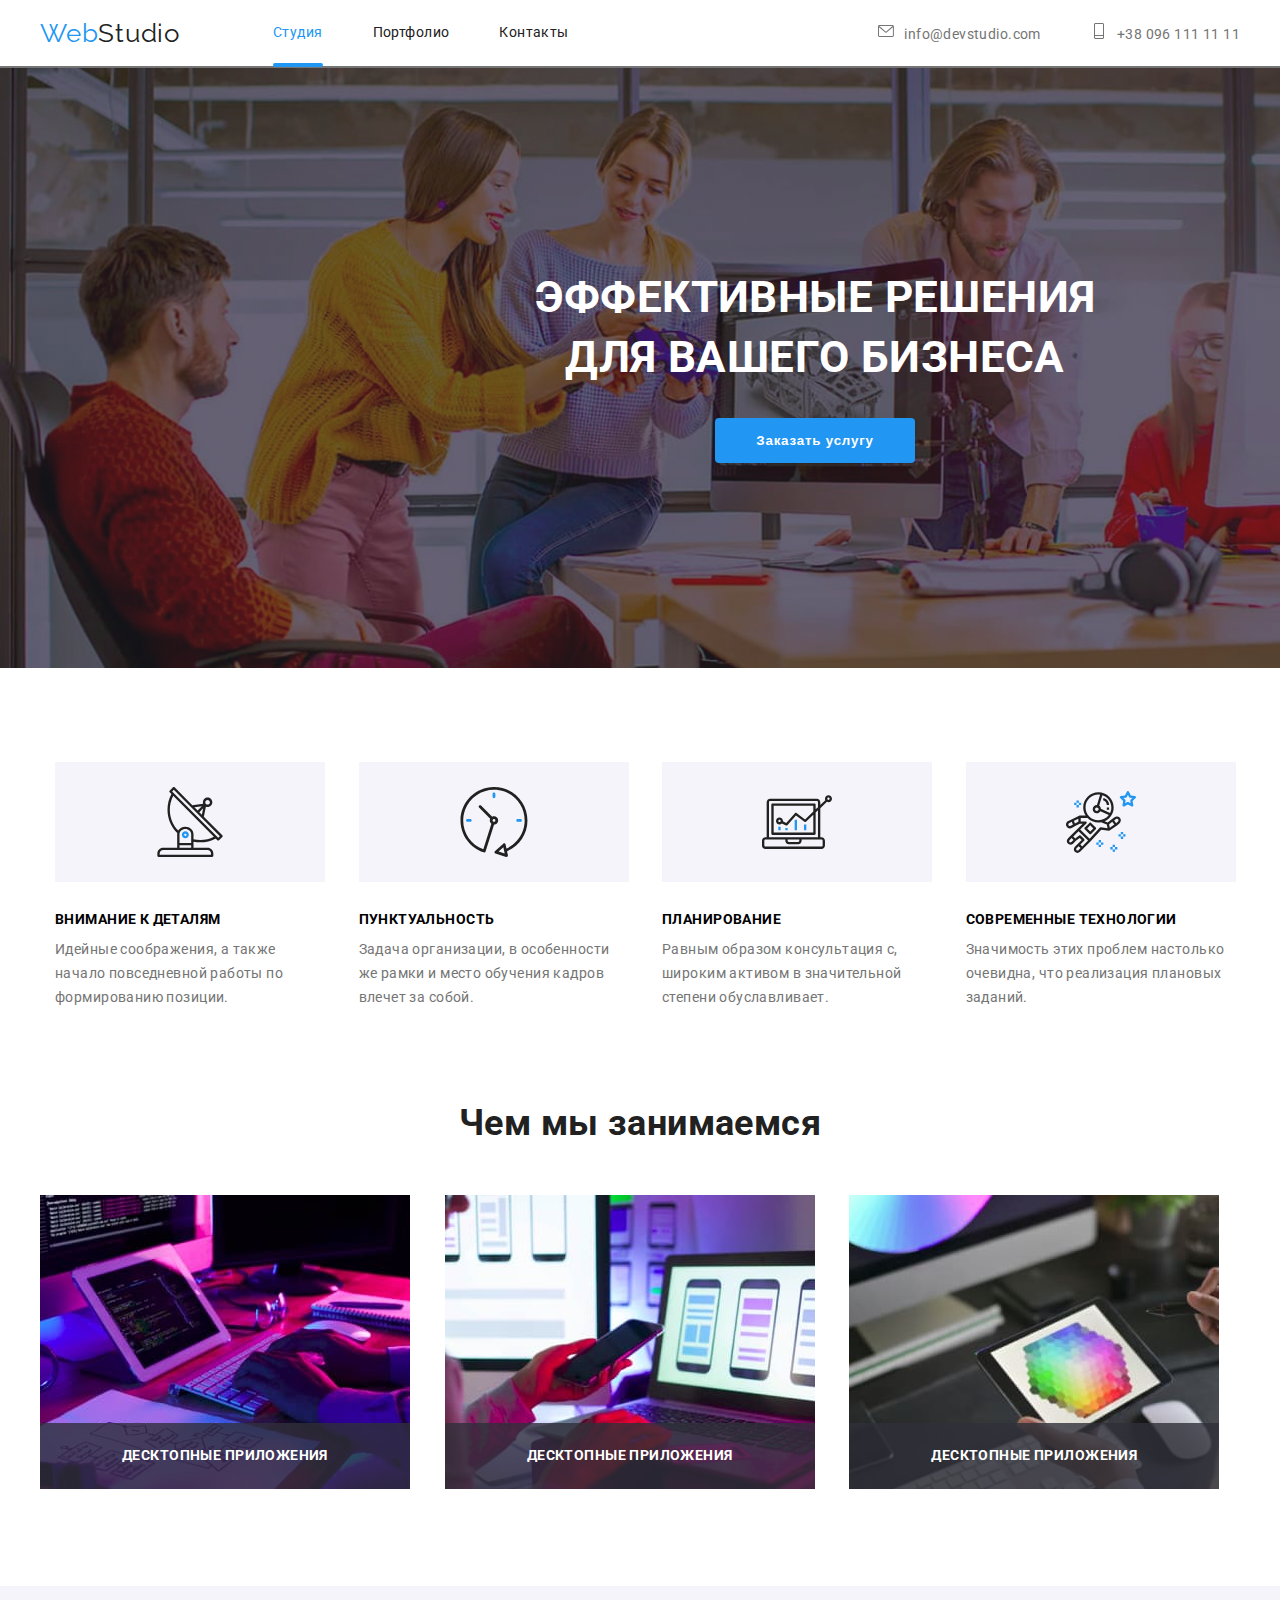
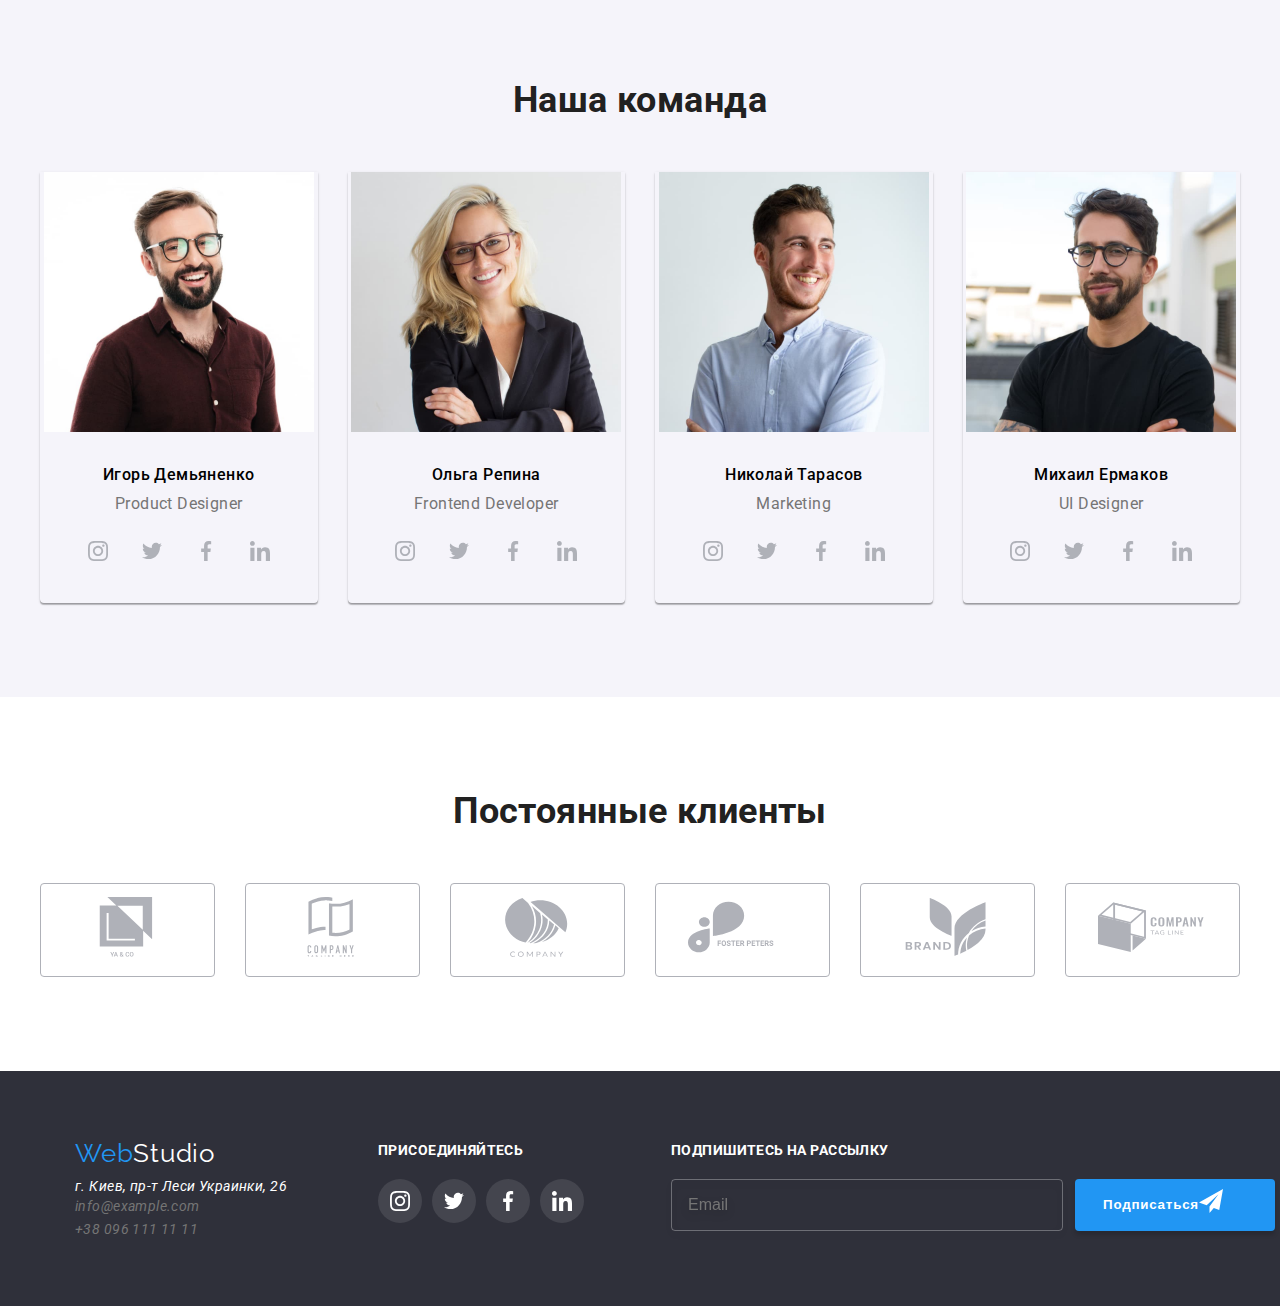
<file: index.html>
<!DOCTYPE html>
<html lang="uk">
  <head>
    <meta charset="UTF-8"/>
    <title>WebStudio</title>
    <link rel="stylesheet" href="./css/styles.css" />
    <link rel="preconnect" href="https://fonts.googleapis.com">
    <link rel="preconnect" href="https://fonts.gstatic.com" crossorigin>
    <link href="https://fonts.googleapis.com/css2?family=Raleway:wght@700&family=Roboto:wght@400;500;700;900&display=swap" rel="stylesheet"> 
  </head>
  <body>
      <!-- ? header -->
    <div class="cont">
      <header class="header container">
          <!-- header nav  -->
        <nav class="header__nav">
          <a class="logo link" href="./index.html" lang="en">Web<span class="logo-accent">Studio </span> </a>
            <ul class="hr">
              <li class="header-item"><a class="header-link header-link--active" href="./index.html">Студия</a></li>
              <li class="header-item"><a class="header-link" href="./portfolio.html">Портфолио</a></li>
              <li class="header-item"><a class="header-link" href="">Контакты</a></li>
            </ul>
          </nav>
          <!-- header contact  --> 
        <ul class="contact">
          <li><a class="contact-link" href="mailto:info@devstudio.com"> 
            <svg class="icon-contacts">
          <use href="./images/icons.svg#icon-mail"></use>
          </svg>info@devstudio.com </a></li>
          <li><a class="contact-link" href="tel:+380961111111"> 
            <svg class="icon-contacts">
          <use href="./images/icons.svg#icon-phone"></use>
          </svg>+38 096 111 11 11</a></li> 
        </ul>
      </div>
    </header>
  </div>
  <!--! main -->
    <main>
      <!-- ?hero -->
      <section class="hero container">
        <div class="hero-content">
      <h1 class="hero-title">Эффективные решения<br>для вашего бизнеса</h1>
      <button class="button" type="button" data-modal-open >Заказать услугу</button>
        </div>
    </section>
    <!--? work -->
    <section class="work container">
      <div class="benefits container">
      <h2 class="visually-hidden">Особистості та переваги</h2>
      <ul  class="personalities-and-preferences">
      <li>
        <div class="peculiariti-box">
          <svg class="icon-peculiariti">
            <use href="./images/icons.svg#icon-antenna"></use>
          </svg>
        </div>
      <h3 class="work-title">Внимание к деталям</h3>
      <p class="work-text">Идейные соображения, а также<br> начало повседневной работы по<br> формированию позиции.</p>
      </li>
      <li>
        <div class="peculiariti-box">
          <svg class="icon-peculiariti">
            <use href="./images/icons.svg#icon-clock"></use>
          </svg>
        </div>
    <h3 class="work-title">Пунктуальность</h3>  
    <p class="work-text">Задача организации, в особенности<br> же рамки и место обучения кадров<br> влечет за собой.</p>
    </li>
    <li>
      <div class="peculiariti-box">
        <svg class="icon-peculiariti">
          <use href="./images/icons.svg#icon-diagram"></use>
        </svg>
      </div>
    <h3 class="work-title">Планирование</h3>  
    <p class="work-text">Равным образом консультация с,<br> широким активом в значительной<br> степени обуславливает.</p>
    </li>
    <li>
      <div class="peculiariti-box">
        <svg class="icon-peculiariti">
          <use href="./images/icons.svg#icon-astronaut"></use>
        </svg>
      </div>
    <h3 class="work-title">Современные технологии</h3>  
<p class="work-text">Значимость этих проблем настолько<br> очевидна, что реализация плановых<br> заданий.</p>
    </li>
    </ul>
  </div>
    </section>
    <!-- ! What are we doing -->
    <section class="section-img container section">
      <h2 class="section-title">Чем мы занимаемся</h2>
  <ul class="image">
  <li class="development-item"><img src="./images/img1.jpg"
    width="370"
    height="294"
    alt="Верстка"/>
	<h3 class="development-text">Десктопные приложения</h3>
			</li>
  </li>
    <li class="development-item"><img src="./images/img2.jpg"
      width="370"
      height="294"
    alt="Дизайн"
    />	<h3 class="development-text">Десктопные приложения</h3>
			</li>
    </li>
    <li class="development-item"><img src="./images/img3.jpg"
      width="370"
      height="294"
    alt="Внешнее оформление"/>
    <h3 class="development-text">Десктопные приложения</h3>
			</li>
    </li>
  </ul>
  </section>
  <!-- ? Our command -->
  <section class="section our-team">
    <div class="container">
      <h2 class="section-title">Наша команда</h2>
      <ul class="team-memders">
        	<!-- card 1 -->
        <li class="team-memders-item">
          <img
            src="./images/img4.jpg"
            alt="photo_of_member_1"
            width="270"
            class="member-photo"
          />
          <div class="team-members-item-footer">
            <h3 class="team-member-name">Игорь Демьяненко</h3>
            <p class="team-member-profession">Product Designer</p>
            <div class="team-member-social">
              <ul class="team-member-social-list">
                <li class="social-network">
                  <a
                    href="#"
                    class="social-network-link"
                    target="_blank"
                    rel="noopener nofollow noreferrer"
                  >
                    <svg class="icon-social-network">
                      <use href="./images/icons.svg#icon-instagram"></use>
                    </svg>
                  </a>
                </li>
                <li class="social-network">
                  <a
                    href="#"
                    class="social-network-link"
                    target="_blank"
                    rel="noopener nofollow noreferrer"
                  >
                    <svg class="icon-social-network">
                      <use href="./images/icons.svg#icon-twitter"></use>
                    </svg>
                  </a>
                </li>
                <li class="social-network">
                  <a
                    href="#"
                    class="social-network-link"
                    target="_blank"
                    rel="noopener nofollow noreferrer"
                  >
                    <svg class="icon-social-network">
                      <use href="./images/icons.svg#icon-facebook"></use>
                    </svg>
                  </a>
                </li>
                <li class="social-network">
                  <a
                    href="#"
                    class="social-network-link"
                    target="_blank"
                    rel="noopener nofollow noreferrer"
                  >
                    <svg class="icon-social-network">
                      <use href="./images/icons.svg#icon-linkedin"></use>
                    </svg>
                  </a>
                </li>
              </ul>
            </div>
          </div>
        </li>
           <!-- card 2 -->
        <li class="team-memders-item">
          <img
            src="./images/img5.jpg"
            alt="photo_of_member_2"
            width="270"
            class="member-photo"
          />
          <div class="team-members-item-footer">
            <h3 class="team-member-name">Ольга Репина</h3>
            <p class="team-member-profession">Frontend Developer</p>
            <div class="team-member-social">
              <ul class="team-member-social-list">
                <li class="social-network">
                  <a
                    href="#"
                    class="social-network-link"
                    target="_blank"
                    rel="noopener nofollow noreferrer"
                  >
                    <svg class="icon-social-network">
                      <use href="./images/icons.svg#icon-instagram"></use>
                    </svg>
                  </a>
                </li>
                <li class="social-network">
                  <a
                    href="#"
                    class="social-network-link"
                    target="_blank"
                    rel="noopener nofollow noreferrer"
                  >
                    <svg class="icon-social-network">
                      <use href="./images/icons.svg#icon-twitter"></use>
                    </svg>
                  </a>
                </li>
                <li class="social-network">
                  <a
                    href="#"
                    class="social-network-link"
                    target="_blank"
                    rel="noopener nofollow noreferrer"
                  >
                    <svg class="icon-social-network">
                      <use href="./images/icons.svg#icon-facebook"></use>
                    </svg>
                  </a>
                </li>
                <li class="social-network">
                  <a
                    href="#"
                    class="social-network-link"
                    target="_blank"
                    rel="noopener nofollow noreferrer"
                  >
                    <svg class="icon-social-network">
                      <use href="./images/icons.svg#icon-linkedin"></use>
                    </svg>
                  </a>
                </li>
              </ul>
            </div>
          </div>
        </li>
           <!-- card 3 -->
        <li class="team-memders-item">
          <img
            src="./images/img6.jpg"
            alt="photo_of_member_3"
            width="270"
            class="member-photo"
          />
          <div class="team-members-item-footer">
            <h3 class="team-member-name">Николай Тарасов</h3>
            <p class="team-member-profession">Marketing</p>
            <div class="team-member-social">
              <ul class="team-member-social-list">
                <li class="social-network">
                  <a
                    href="#"
                    class="social-network-link"
                    target="_blank"
                    rel="noopener nofollow noreferrer"
                  >
                    <svg class="icon-social-network">
                      <use href="./images/icons.svg#icon-instagram"></use>
                    </svg>
                  </a>
                </li>
                <li class="social-network">
                  <a
                    href="#"
                    class="social-network-link"
                    target="_blank"
                    rel="noopener nofollow noreferrer"
                  >
                    <svg class="icon-social-network">
                      <use href="./images/icons.svg#icon-twitter"></use>
                    </svg>
                  </a>
                </li>
                <li class="social-network">
                  <a
                    href="#"
                    class="social-network-link"
                    target="_blank"
                    rel="noopener nofollow noreferrer"
                  >
                    <svg class="icon-social-network">
                      <use href="./images/icons.svg#icon-facebook"></use>
                    </svg>
                  </a>
                </li>
                <li class="social-network">
                  <a
                    href="#"
                    class="social-network-link"
                    target="_blank"
                    rel="noopener nofollow noreferrer"
                  >
                    <svg class="icon-social-network">
                      <use href="./images/icons.svg#icon-linkedin"></use>
                    </svg>
                  </a>
                </li>
              </ul>
            </div>
          </div>
             <!-- card 4 -->
        </li>
        <li class="team-memders-item">
          <img
            src="./images/img7.jpg"
            alt="photo_of_member_4"
            width="270"
            class="member-photo"
          />
          <div class="team-members-item-footer">
            <h3 class="team-member-name">Михаил Ермаков</h3>
            <p class="team-member-profession">UI Designer</p>
            <div class="team-member-social">
              <ul class="team-member-social-list">
                <li class="social-network">
                  <a
                    href="#"
                    class="social-network-link"
                    target="_blank"
                    rel="noopener nofollow noreferrer"
                  >
                    <svg class="icon-social-network">
                      <use href="./images/icons.svg#icon-instagram"></use>
                    </svg>
                  </a>
                </li>
                <li class="social-network">
                  <a
                    href="#"
                    class="social-network-link"
                    target="_blank"
                    rel="noopener nofollow noreferrer"
                  >
                    <svg class="icon-social-network">
                      <use href="./images/icons.svg#icon-twitter"></use>
                    </svg>
                  </a>
                </li>
                <li class="social-network">
                  <a
                    href="#"
                    class="social-network-link"
                    target="_blank"
                    rel="noopener nofollow noreferrer"
                  >
                    <svg class="icon-social-network">
                      <use href="./images/icons.svg#icon-facebook"></use>
                    </svg>
                  </a>
                </li>
                <li class="social-network">
                  <a
                    href="#"
                    class="social-network-link"
                    target="_blank"
                    rel="noopener nofollow noreferrer"
                  >
                    <svg class="icon-social-network">
                      <use href="./images/icons.svg#icon-linkedin"></use>
                    </svg>
                  </a>
                </li>
              </ul>
            </div>
          </div>
        </li>
      </ul>
    </div>
  </section>
  <!-- ? client  -->
  <section class="section regular-customers">
    <div class="container">
      <h2 class="section-title">Постоянные клиенты</h2>
      <ul class="our-customers">
        <li class="customer">
          <a href="" class="link" target="_blank" rel="noopener nofollow noreferrer">
            <svg class="icon-customer">
              <use href="./images/icons.svg#icon-group1"></use>
            </svg>
          </a>
        </li>
        <li class="customer">
          <a href="" class="link" target="_blank" rel="noopener nofollow noreferrer">
            <svg class="icon-customer">
              <use href="./images/icons.svg#icon-group2"></use>
            </svg>
          </a>
        </li>
        <li class="customer">
          <a href="" class="link" target="_blank" rel="noopener nofollow noreferrer">
            <svg class="icon-customer">
              <use href="./images/icons.svg#icon-group3"></use>
            </svg>
          </a>
        </li>
        <li class="customer">
          <a href="" class="link" target="_blank" rel="noopener nofollow noreferrer">
            <svg class="icon-customer">
              <use href="./images/icons.svg#icon-group4"></use>
            </svg>
          </a>
        </li>
        <li class="customer">
          <a href="" class="link" target="_blank" rel="noopener nofollow noreferrer">
            <svg class="icon-customer">
              <use href="./images/icons.svg#icon-group5"></use>
            </svg>
          </a>
        </li>
        <li class="customer">
          <a href="" class="link" target="_blank" rel="noopener nofollow noreferrer">
            <svg class="icon-customer">
              <use href="./images/icons.svg#icon-group6"></use>
            </svg>
          </a>
        </li>
      </ul>
    </div>
  </section>
  <!-- main end -->
</main>
<!-- ! footer  -->
<footer class="footer ">
  <div class="footer-address container">
    <ul class="address__list">
  <a class="logo link" href="./index.html" lang="en">Web<span class="logo-last">Studio </span></a>
    <!-- address  -->
  <address>
      <li><a class="address" href="https://bit.ly/3pXMvUd" target="_blank" rel="noopener noreferrer">г. Киев, пр-т
          Леси Украинки, 26</a> </li>
      <li><a class="contact-link" href="mailto:info@devstudio.com">info@example.com</a> </li>
      <li><a  class="contact-link" href="tel:+380961111111"> +38 096 111 11 11</a> </li>
    </ul>
    </address>
    <ul class="footer-info">
      		<!-- social -->
      <li class="footer-social">
        <h3 class="footer-social-title">Присоединяйтесь</h3>
        			<!-- social icon  -->
        <ul class="footer-social-list">
          <li class="footer-social-network">
            <a
              href="#"
              class="footer-social-link"
              target="_blank"
              rel="noopener nofollow noreferrer"
            >
              <svg class="icon-footer-social-newtork">
                <use href="./images/icons.svg#icon-instagram"></use>
              </svg>
            </a>
          </li>
          <li class="footer-social-network">
            <a
              href="#"
              class="footer-social-link"
              target="_blank"
              rel="noopener nofollow noreferrer"
            >
              <svg class="icon-footer-social-newtork">
                <use href="./images/icons.svg#icon-twitter"></use>
              </svg>
            </a>
          </li>
          <li class="footer-social-network">
            <a
              href="#"
              class="footer-social-link"
              target="_blank"
              rel="noopener nofollow noreferrer"
            >
              <svg class="icon-footer-social-newtork">
                <use href="./images/icons.svg#icon-facebook"></use>
              </svg>
            </a>
          </li>
          <li class="footer-social-network">
            <a
              href="#"
              class="footer-social-link"
              target="_blank"
              rel="noopener nofollow noreferrer"
            >
              <svg class="icon-footer-social-newtork">
                <use href="./images/icons.svg#icon-linkedin"></use>
              </svg>
            </a>
          </li>
        </ul>
      </li>
    </ul>
    <!-- fiel mail -->
  <form class="footer__field">
    <h2 class="footer__sub-title">Подпишитесь на рассылку</h2>

    <div class="footer__field-box">
      <input type="email" class="footer__input" placeholder="Email">
      <button type="submit" class="button button-icon">Подписаться 
        <span class="button__icon">
          <svg  height="24" width="24">
            <use href="./images/icons.svg#icon-icon-send"></use>
          </svg>
        </span>
      </button>
    </div>
  </form>
</div>
</footer>


  <!-- ! Modal window -->
<div class="blackdrop is-hidden "data-modal  >
	<!--  добавить вверх -->
	<div class="modal">
		<!-- Close button -->
		<button class="modal-button" data-modal-close>
			<svg  width="18" height="18">
				<use href="./images/icons.svg#icon-modal-close"></use>
			</svg>
		</button>
    <h2 class="form__title">Оставьте свои данные, мы вам перезвоним</h2>
		<!-- input  -->
		<form class="form" action="#" action="#" method="post" netlify>
			<!-- name  -->
			<label class="form__field">
				<span class="form__label">Имя</span>
				<div class="form__box-input">
					<input class="form__input" type="text" name="Имя" >
					<span class="form__icon"> <svg width="18" height="18">
						<use href="./images/icons.svg#icon-modal-avatar"></use>
					</svg>
				</div>
			</span>
			</label>
			<!-- tel -->
			<label class="form__field">
				<span class="form__label">Телефон</span>
				<div class="form__box-input">
					<input class="form__input" type="tel" name="Телефон" >
					<span class="form__icon"> <svg width="18" height="18">
						<use href="./images/icons.svg#icon-modal-phone"></use>
					</svg>
				</div>
			</span>
			</label>
			
			<!-- mail -->
			<label class="form__field">
				<span class="form__label">Почта</span>
				<div class="form__box-input">
					<input class="form__input" type="email" name="Почта" >
					<span class="form__icon"> <svg width="18" height="18">
						<use href="./images/icons.svg#icon-modal-mail"></use>
					</svg>
				</div>
			</span>
			</label>

			<!-- textarea -->
			<label class="form__field">
				<span class="form__label" for="comment">Комментарий</span>
				<textarea class="form__input textarea" type="text" rows="10" id="comment" name="Комментарий" placeholder="Введите коментарий"></textarea>
			</label>

			<!--checkbox -->

			<label class="form__checkbox" for="terms">
				<input type="checkbox" class="checkbox" id="terms" name="Условия">
				<span class="form__checkbox-icon"></span>
				<span class="form__checkbox-text">Соглашаюсь с рассылкой и принимаю 
					<a href="#" class="form__checkbox-link"> Условия договора</a>
				</span>
			</label>


			<!--button -->
			<button type="submit" class="button">Отправить</button>
		</form>
	</div>
</div>
  <script src="./modal.js"></script>
  </body>
</html>
</file>
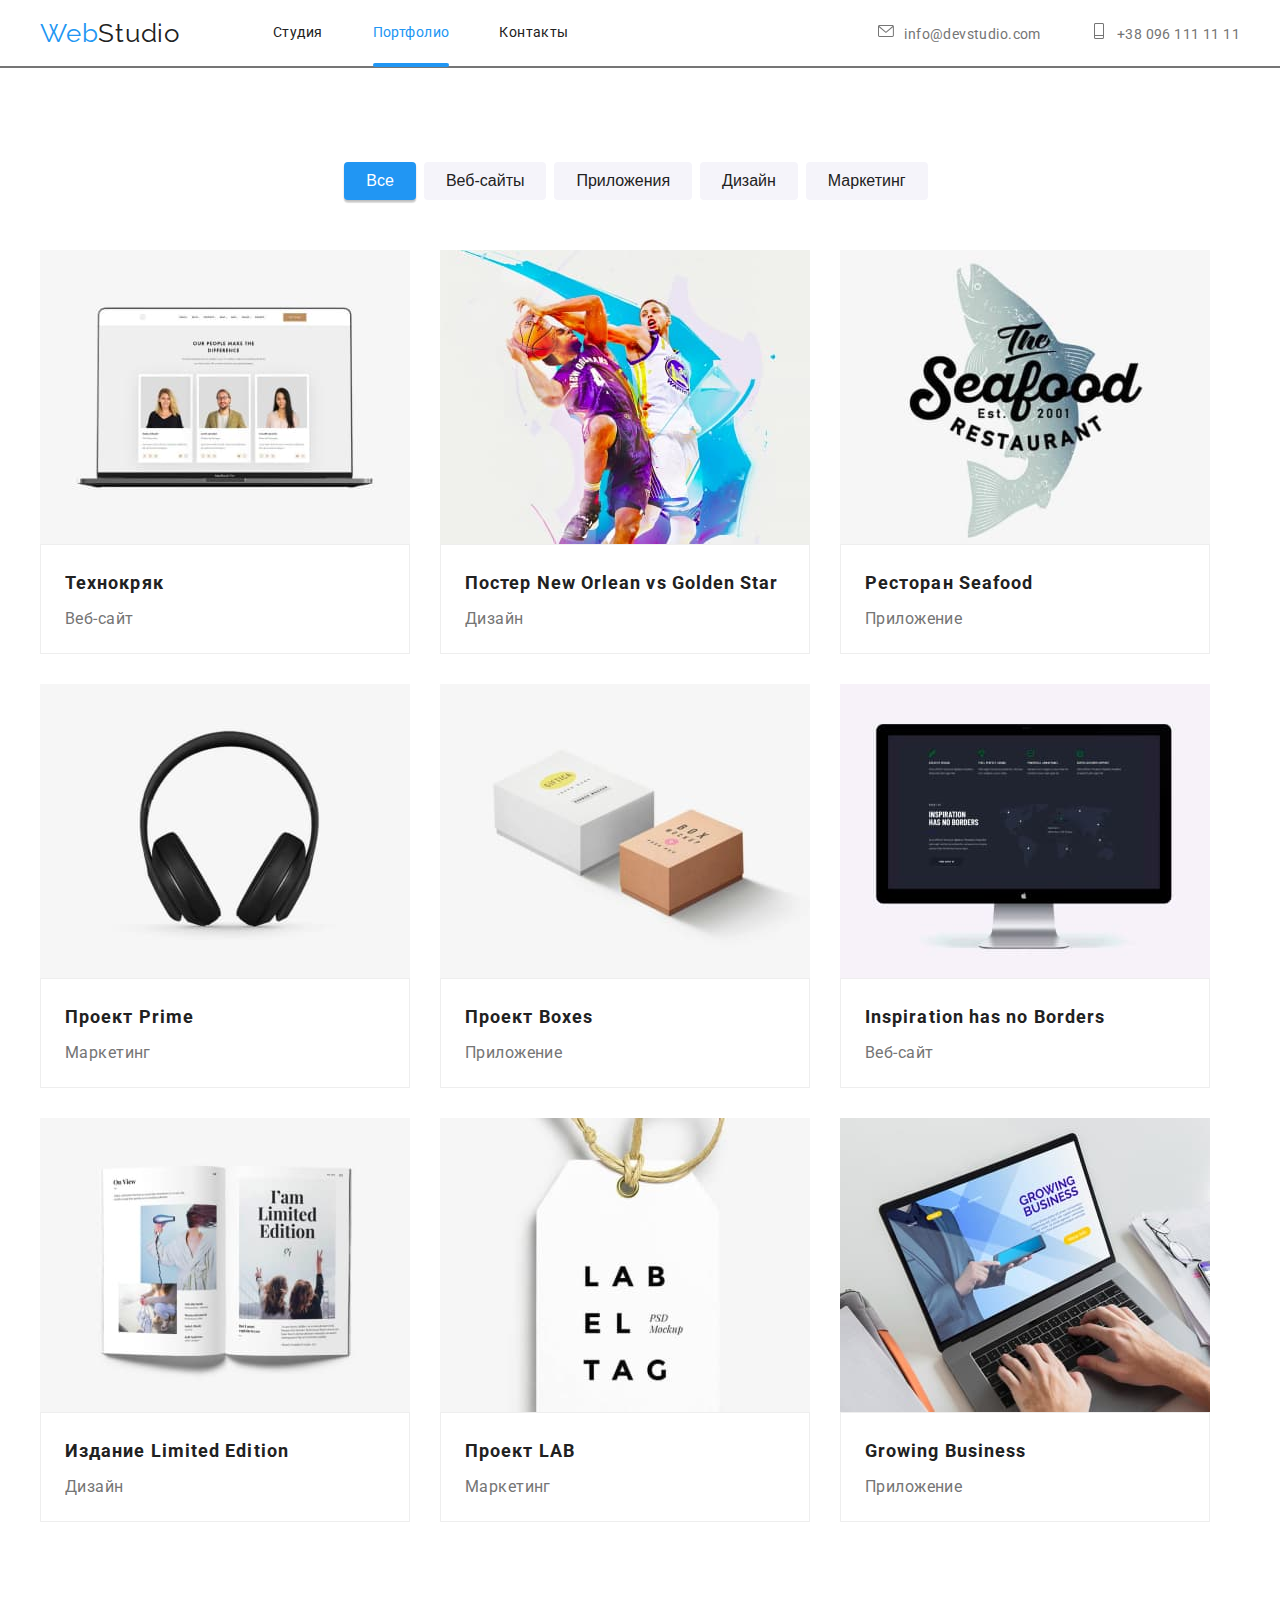
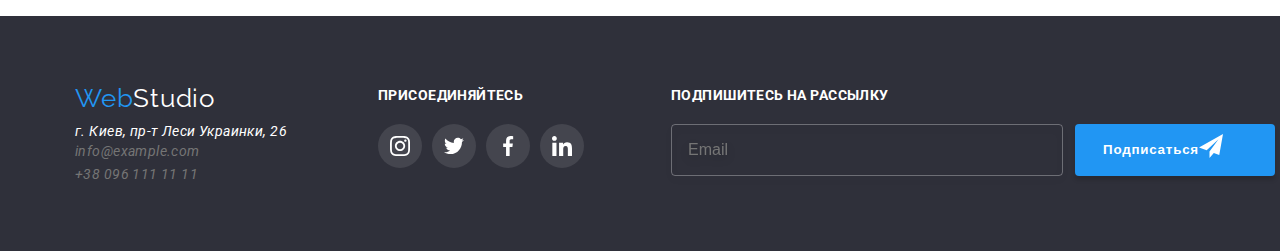
<file: portfolio.html>
<!DOCTYPE html>
<html lang="uk">
<head>
    <meta charset="UTF-8"/>
    <title>WebStudio</title>
    <link rel="stylesheet" href="./css/styles.css" />
    <link rel="preconnect" href="https://fonts.googleapis.com">
    <link rel="preconnect" href="https://fonts.gstatic.com" crossorigin>
    <link href="https://fonts.googleapis.com/css2?family=Raleway:wght@700&family=Roboto:wght@400;500;700;900&display=swap" rel="stylesheet"> 
</head>
<body>
  <!-- ? header -->
    <div class="cont">
    <header class="header container">
      <!-- header nav  -->
        <nav class="header__nav">
        <a class="logo link" href="./index.html" lang="en">Web<span class="logo-accent">Studio </span> </a>
            <ul class="hr">
            <li class="header-item"><a class="header-link" href="./index.html">Студия</a></li>
            <li class="header-item"><a class="header-link header-link--active" href="./portfolio.html">Портфолио</a></li>
            <li class="header-item"><a class="header-link" href="">Контакты</a></li>
            </ul>
        </nav>
        </ul>  
        <!-- header contact  -->
        <ul class="contact">
        <li><a class="contact-link" href="mailto:info@devstudio.com"> 
            <svg class="icon-contacts">
        <use href="./images/icons.svg#icon-mail"></use>
        </svg>info@devstudio.com </a></li>
        <li><a class="contact-link" href="tel:+380961111111"> 
            <svg class="icon-contacts">
        <use href="./images/icons.svg#icon-phone"></use>
        </svg>+38 096 111 11 11</a></li> 
        </ul>
    </div>
    </header>
</div>
    <!--! main -->
<main>
    <section class="container section">
      <h1 class="visually-hidden">Проекты</h1>
          <!-- ! filter  -->
      <ul class="filter__list">
        <li class="filter__item">
          <button class="filter__button filter__button--active">Все</button>
        </li>
        <li class="filter__item">
          <button class="filter__button">Веб-сайты</button>
        </li>
        <li class="filter__item">
          <button class="filter__button">Приложения</button>
        </li>
        <li class="filter__item">
          <button class="filter__button">Дизайн</button>
        </li>
        <li class="filter__item">
          <button class="filter__button">Маркетинг</button>
        </li>
      </ul>
            <!--! project  -->
    <ul class="project__list">
        <li class="project__item">
        <a
            class="project__link"
            href="#"
            target="_blank"
            rel="noopener nofollow noreferrer"
        >
            <div class="project__link-container">
            <img
                class="project__img"
                src="./images/img8.jpg"
                alt="Ноутбук с сайтом"
                width="370"
                height="294"
            />
            <div class="project__description--animate">
                <p class="project__text">
                Ресурс предлагает комплексные предложения с разным уровнем
                функционала и сервисов. Все это позволит посетителю
                получить исчерпывающие сведения о компании или частном
                лице.
                </p>
            </div>
            </div>
            <div class="project__tumb">
            <h2 class="project__name">Технокряк</h2>
            <p class="project__description">Веб-сайт</p>
            </div>
        </a>
        </li>
        <li class="project__item">
        <a
            class="project__link"
            href="#"
            target="_blank"
            rel="noopener nofollow noreferrer"
        >
            <div class="project__link-container">
            <img
                class="project__img"
                src="./images/img9.jpg"
                alt="Ноутбук с сайтом"
                width="370"
                height="294"
            />
            <div class="project__description--animate">
                <p class="project__text">
                Ресурс предлагает комплексные предложения с разным уровнем
                функционала и сервисов. Все это позволит посетителю
                получить исчерпывающие сведения о компании или частном
                лице.
                </p>
            </div>
            </div>
            <div class="project__tumb">
            <h2 class="project__name">
                Постер New Orlean vs Golden Star
            </h2>
            <p class="project__description">Дизайн</p>
            </div>
        </a>
        </li>
        <li class="project__item">
        <a
            class="project__link"
            href="#"
            target="_blank"
            rel="noopener nofollow noreferrer"
        >
            <div class="project__link-container">
            <img
                class="project__img"
                src="./images/img10.jpg"
                alt="Ноутбук с сайтом"
                width="370"
                height="294"
              />
              <div class="project__description--animate">
                <p class="project__text">
                  Ресурс предлагает комплексные предложения с разным уровнем
                  функционала и сервисов. Все это позволит посетителю
                  получить исчерпывающие сведения о компании или частном
                  лице.
                </p>
              </div>
            </div>
            <div class="project__tumb">
              <h2 class="project__name">Ресторан Seafood</h2>
              <p class="project__description">Приложение</p>
            </div>
          </a>
        </li>
        <li class="project__item">
          <a
            class="project__link"
            href="#"
            target="_blank"
            rel="noopener nofollow noreferrer"
          >
            <div class="project__link-container">
              <img
                class="project__img"
                src="./images/img11.jpg"
                alt="Ноутбук с сайтом"
                width="370"
                height="294"
              />
              <div class="project__description--animate">
                <p class="project__text">
                  Ресурс предлагает комплексные предложения с разным уровнем
                  функционала и сервисов. Все это позволит посетителю
                  получить исчерпывающие сведения о компании или частном
                  лице.
                </p>
              </div>
            </div>
            <div class="project__tumb">
              <h2 class="project__name">Проект Prime</h2>
              <p class="project__description">Маркетинг</p>
            </div>
          </a>
        </li>
        <li class="project__item">
          <a
            class="project__link"
            href="#"
            target="_blank"
            rel="noopener nofollow noreferrer"
          >
            <div class="project__link-container">
              <img
                class="project__img"
                src="./images/img12.jpg"
                alt="Ноутбук с сайтом"
                width="370"
                height="294"
              />
              <div class="project__description--animate">
                <p class="project__text">
                  Ресурс предлагает комплексные предложения с разным уровнем
                  функционала и сервисов. Все это позволит посетителю
                  получить исчерпывающие сведения о компании или частном
                  лице.
                </p>
              </div>
            </div>
            <div class="project__tumb">
              <h2 class="project__name">Проект Boxes</h2>
              <p class="project__description">Приложение</p>
            </div>
          </a>
        </li>
        <li class="project__item">
          <a
            class="project__link"
            href="#"
            target="_blank"
            rel="noopener nofollow noreferrer"
          >
            <div class="project__link-container">
              <img
                class="project__img"
                src="./images/img13.jpg"
                alt="Ноутбук с сайтом"
                width="370"
                height="294"
              />
              <div class="project__description--animate">
                <p class="project__text">
                  Ресурс предлагает комплексные предложения с разным уровнем
                  функционала и сервисов. Все это позволит посетителю
                  получить исчерпывающие сведения о компании или частном
                  лице.
                </p>
              </div>
            </div>
            <div class="project__tumb">
              <h2 class="project__name">Inspiration has no Borders</h2>
              <p class="project__description">Веб-сайт</p>
            </div>
          </a>
        </li>
        <li class="project__item">
          <a
            class="project__link"
            href="#"
            target="_blank"
            rel="noopener nofollow noreferrer"
          >
            <div class="project__link-container">
              <img
                class="project__img"
                src="./images/img14.jpg"
                alt="Ноутбук с сайтом"
                width="370"
                height="294"
              />
              <div class="project__description--animate">
                <p class="project__text">
                  Ресурс предлагает комплексные предложения с разным уровнем
                  функционала и сервисов. Все это позволит посетителю
                  получить исчерпывающие сведения о компании или частном
                  лице.
                </p>
              </div>
            </div>
            <div class="project__tumb">
              <h2 class="project__name">Издание Limited Edition</h2>
              <p class="project__description">Дизайн</p>
            </div>
          </a>
        </li>
        <li class="project__item">
          <a
            class="project__link"
            href="#"
            target="_blank"
            rel="noopener nofollow noreferrer"
          >
            <div class="project__link-container">
              <img
                class="project__img"
                src="./images/img15.jpg"
                alt="Ноутбук с сайтом"
                width="370"
                height="294"
              />
              <div class="project__description--animate">
                <p class="project__text">
                  Ресурс предлагает комплексные предложения с разным уровнем
                  функционала и сервисов. Все это позволит посетителю
                  получить исчерпывающие сведения о компании или частном
                  лице.
                </p>
              </div>
            </div>
            <div class="project__tumb">
              <h2 class="project__name">Проект LAB</h2>
              <p class="project__description">Маркетинг</p>
            </div>
          </a>
        </li>
        <li class="project__item">
          <a
            class="project__link"
            href="#"
            target="_blank"
            rel="noopener nofollow noreferrer"
          >
            <div class="project__link-container">
              <img
                class="project__img"
                src="./images/img16.jpg"
                alt="Ноутбук с сайтом"
                width="370"
                height="294"
              />
              <div class="project__description--animate">
                <p class="project__text">
                  Ресурс предлагает комплексные предложения с разным уровнем
                  функционала и сервисов. Все это позволит посетителю
                  получить исчерпывающие сведения о компании или частном
                  лице.
                </p>
              </div>
            </div>
            <div class="project__tumb">
              <h2 class="project__name">Growing Business</h2>
              <p class="project__description">Приложение</p>
            </div>
          </a>
        </li>
      </ul>
    </div>
</section>
 <!-- main end -->
</main>
   <!-- ! footer  -->
<footer class="footer ">
  <div class="footer-address container">
    <ul class="address__list">
  <a class="logo link" href="./index.html" lang="en">Web<span class="logo-last">Studio </span></a>
    <!-- address  -->
  <address>
      <li><a class="address" href="https://bit.ly/3pXMvUd" target="_blank" rel="noopener noreferrer">г. Киев, пр-т
          Леси Украинки, 26</a> </li>
      <li><a class="contact-link" href="mailto:info@devstudio.com">info@example.com</a> </li>
      <li><a  class="contact-link" href="tel:+380961111111"> +38 096 111 11 11</a> </li>
    </ul>
    </address>
    <ul class="footer-info">
      		<!-- social -->
      <li class="footer-social">
        <h3 class="footer-social-title">Присоединяйтесь</h3>
        			<!-- social icon  -->
        <ul class="footer-social-list">
          <li class="footer-social-network">
            <a
              href="#"
              class="footer-social-link"
              target="_blank"
              rel="noopener nofollow noreferrer"
            >
              <svg class="icon-footer-social-newtork">
                <use href="./images/icons.svg#icon-instagram"></use>
              </svg>
            </a>
          </li>
          <li class="footer-social-network">
            <a
              href="#"
              class="footer-social-link"
              target="_blank"
              rel="noopener nofollow noreferrer"
            >
              <svg class="icon-footer-social-newtork">
                <use href="./images/icons.svg#icon-twitter"></use>
              </svg>
            </a>
          </li>
          <li class="footer-social-network">
            <a
              href="#"
              class="footer-social-link"
              target="_blank"
              rel="noopener nofollow noreferrer"
            >
              <svg class="icon-footer-social-newtork">
                <use href="./images/icons.svg#icon-facebook"></use>
              </svg>
            </a>
          </li>
          <li class="footer-social-network">
            <a
              href="#"
              class="footer-social-link"
              target="_blank"
              rel="noopener nofollow noreferrer"
            >
              <svg class="icon-footer-social-newtork">
                <use href="./images/icons.svg#icon-linkedin"></use>
              </svg>
            </a>
          </li>
        </ul>
      </li>
    </ul>
    <!-- fiel mail -->
  <form class="footer__field">
    <h2 class="footer__sub-title">Подпишитесь на рассылку</h2>

    <div class="footer__field-box">
      <input type="email" class="footer__input" placeholder="Email">
      <button type="submit" class="button button-icon">Подписаться 
        <span class="button__icon">
          <svg  height="24" width="24">
            <use href="./images/icons.svg#icon-icon-send"></use>
          </svg>
        </span>
      </button>
    </div>
  </form>
</div>
  </footer>
    </body>
</html>
</file>
<file: css/styles.css>
:root {
--primary-text-color:#212121;
--secondary-text-color: #757575;
--backgrount-main-color: #fff;
--accent-color: #2196F3;
--white-color:#fff;
}
body {
font-family: 'Roboto', sans-serif;
font-size: 14px;
background-color: #fff;
letter-spacing: 0.03em;
margin: 0;
}
h1,
h2,
h3,
h4,
h5,
h6,
p{
margin: 0;
}
ul{
  margin: 0;
  padding: 0;
  list-style: 0;
}
.container{
  width: 1200px;
  padding-left: 15px;
  padding-right: 15px;
  margin: 0 auto;
}

.section {
  padding:94px 0;
}
.button {
  background: #2196f3;
  box-shadow: 0px 4px 4px rgb(0 0 0 / 15%);
  color: #fff;
  border-radius: 4px;
  padding: 10px 32px;
  min-width: 200px;
  font-weight: 700;
  line-height: 1.9;
  align-items: center;
  text-align: center;
  letter-spacing: .06em;
  border: none;
  cursor: pointer;
  transition: background-color 250ms cubic-bezier(0.4, 0, 0.2, 1),transform 250ms cubic-bezier(0.4, 0, 0.2, 1);
}
.button-icon {
  display: flex;
  padding: 10px 28px;
  fill: #fff;
}
.button:hover, .button:focus {
  background-color: #107ed8;
  transform: scale(1.02);
}
.cont {
  border-bottom: 2px solid #757575;
}
.header{
  display: flex;
}
.header >.cont {
  display: flex;
  align-items: center;
}
.header__nav {
  display: flex;
  align-items: center;
}

.logo {
  align-items: center;
  margin-right: 93px;
  text-decoration: none;
  font-family: 'Raleway',sans-serif;
  font-size: 26px;
  line-height: 1,19;
  letter-spacing: 0.03em;
  color: #2196F3;
}
.logo-accent {
  color: #212121;
}
.hr { 
  margin-right: 190px;
  display: flex;
  align-items: center;
text-decoration: none;
font-size: 14px;
line-height: 1.14;
text-align: Left;
vertical-align: Top;
letter-spacing: 2%; 
list-style-type: none;
}
.header-item {
  position: relative;
  display: flex;
  margin-right: 50px;
  width: 100%;
  height: 100%;
}
.header-link{
  display: flex;
  color: #212121;
  text-decoration: none;
  font-size: 14px;
line-height: 1.14;
text-align: left;
letter-spacing: 2%;
transition-timing-function:250ms cubic-bezier(0.4, 0, 0.2, 1);
transition-duration: 250ms;
padding: 25px 0px 25px 0px;
}
.header-link--active {
  color: #2196f3;
}
.header-link::after {
  margin-top: 10px;
  content: "";
  position: absolute;
  bottom: -1px;
  right: 0;
  width: 0%;
  height: 4px;
  background: #2196f3;
  will-change: left,width;
  border-radius: 2px;
  transition: left 250ms cubic-bezier(0.4, 0, 0.2, 1),width 250ms cubic-bezier(0.4, 0, 0.2, 1),color 250ms cubic-bezier(0.4, 0, 0.2, 1)
}
.header-link--active::after {
  position: absolute;
  content: "";
  bottom: -1px;
  left: 0;
  height: 4px;
  width: 100%;
  background: #2196f3;
  border-radius: 2px
}

.header-link:hover::after {
  left: 0;
  width: 100%
}

.hr :not(:last-child){
margin-right: 50px;
}
.header-link:focus{
  color: #2196F3;
  transition-timing-function:250ms cubic-bezier(0.4, 0, 0.2, 1);
transition-duration: 250ms;
}
.header-link:hover{
  color: #2196F3;
  transition-timing-function:250ms cubic-bezier(0.4, 0, 0.2, 1);
transition-duration: 250ms;
}
.contact {
  margin-left: auto;
  display: flex;
  list-style-type: none;
  Font-size: 14px;
  text-align: Left;
  vertical-align:Top;
  letter-spacing: 3%;
  align-items: center;
}
.contact-link {
  text-decoration: none;
  list-style-type: none;
  color: #757575;
  font-size: 14px;
  line-height: 1.14;
  text-align: Left;
  vertical-align: Top;
  letter-spacing: 2%;
  fill: #757575;
  transition-timing-function:250ms cubic-bezier(0.4, 0, 0.2, 1);
transition-duration: 250ms;
}
.contact :not(:last-child){
  margin-right: 50px;
}
.icon-contacts {
  width: 16px;
  height: 16px;
  margin-right: 10px;
  margin-top:auto ;
  margin-bottom: auto;
  
}



.contact-link:focus{
  color: #2196F3;
  transition-timing-function:250ms cubic-bezier(0.4, 0, 0.2, 1);
transition-duration: 250ms;
}
.contact-link:hover{
  color: #2196F3;
  fill: var(--accent-color);
  transition-timing-function:250ms cubic-bezier(0.4, 0, 0.2, 1);
transition-duration: 250ms;
}
.hero {
background-image: url("../images/img.jpg");
background: linear-gradient(to bottom, rgba(47, 48, 58, 0.4), rgba(47, 48, 58, 0.4)), url("../images/img.jpg");
background-repeat: no-repeat;
background-size: cover;
height: 600px;
width: 1600px;
background-color: #2F303A;
align-items: center;
max-width: 1600px;
margin: 0 auto;
text-align: center;
}
.hero-content{
  padding: 200px 452px;
}
.hero-title{
font-size: 44px;
color: white;
line-height: 1.36;
text-align:center;
letter-spacing: 6%;
text-transform: uppercase;
margin-bottom: 30px;
}



.work { 
  list-style-type: none;
  column-count: 4;
  padding-top: 94px;
}
.visually-hidden {
  position: absolute;
  white-space: nowrap;
  width: 1px;
  height: 1px;
  overflow: hidden;
  border: 0;
  padding: 0;
  clip: rect(0 0 0 0);
  clip-path: inset(50%);
  margin: -1px;
}
.work-title{
  text-transform: uppercase;
  list-style-type: none;
  font-size: 14px;
line-height: 1.14;
text-align: Left;
vertical-align: Top;
letter-spacing: 3%;
margin-bottom: 10px;
}
.work-text{
  list-style-type: none;
  color: #757575;
  font-size: 14px;
line-height: 1.7;
text-align: Left;
vertical-align: Top;
letter-spacing: 3%;
}
.personalities-and-preferences {
  list-style-type: none;
}
.peculiariti-box {
  display: flex;
  justify-content: center;
  align-items: center;
  width: 270px;
  height: 120px;
  background: #f5f4fa;
  margin-bottom: 30px;
}
.icon-peculiariti {
  width: 70px;
  height: 70px;
}



.image{ 
  margin:50px 215px 94px;
  list-style-type: none;
  list-style-type: none;
  column-count:3;
  align-content: center;
  margin:0 auto;
  display: block;
}
  .development-item {
    width: 370px;
    height: 294px;
    margin-right: 30px;
    position: relative;
    transition: transform 250ms cubic-bezier(0.4, 0, 0.2, 1);
  }
.development-text {
  position: absolute;
  bottom: 0;
  width: 100%;
  padding: 25px 0px;
  margin: 0;
  font-weight: 700;
  font-size: 14px;
  line-height: 1.14;
  text-align: center;
  text-transform: uppercase;
  color: #fff;
  background: rgba(47,48,58,.8);
}



.our-team {
  background-color: #f5f4fa;
}
.section-title{
  margin-bottom: 50px;
  color: #212121;
  font-style: Bold;
  font-size: 36px;
  line-height: 1.16;
  text-align: Center;
  vertical-align: Top;
  letter-spacing: 3%;
  list-style-type: none;
  } 
  .team-memders {
    display: flex;
  }
.team-memders-item {
  list-style: none;
  text-align: center;

  background-color: var(--background-main-color);

  width: calc((100% - 90px) / 4);

  box-shadow: 0px 1px 3px rgba(0, 0, 0, 0.12), 0px 1px 1px rgba(0, 0, 0, 0.14),
    0px 2px 1px rgba(0, 0, 0, 0.2);
  border-radius: 0px 0px 4px 4px;
}

.team-memders-item:not(:first-child) {
  margin-left: 30px;
}

.team-members-item-footer {
  padding: 30px 0;
}

.team-member-name {
  font-weight: 500;
  font-size: 16px;
  line-height: 1.19;

  margin-bottom: 10px;
}

.team-member-profession {
  font-size: 16px;
  line-height: 1.19;
  color: var(--secondary-text-color);

  margin-bottom: 16px;
}

.team-member-social-list {
  display: flex;
  justify-content: center;

  list-style: none;
}

.social-network {
  width: 44px;
  height: 44px;
  border-radius: 50%;
}

.social-network:not(:first-child) {
  margin-left: 10px;
}
.social-network-link {
  display: inline-flex;
  padding: 12px;
  border-radius: inherit;
}

.icon-social-network {
  width: 20px;
  height: 20px;
  fill: #afb1b8;
}
.icon-social-network:hover{
  fill: var(--white-color) !important;
  transition-timing-function:250ms cubic-bezier(0.4, 0, 0.2, 1);
transition-duration: 250ms;
}
.social-network-link:hover,
.social-network-link:focus{
  fill: var(--white-color);
  transition-timing-function:250ms cubic-bezier(0.4, 0, 0.2, 1);
transition-duration: 250ms;
}
.social-network:hover,
.social-network:focus {
  background-color: var(--accent-color);
  transition-timing-function:250ms cubic-bezier(0.4, 0, 0.2, 1);
transition-duration: 250ms;
}
.social-network:hover .icon-social-network,
.social-network:focus .icon-social-network {
  fill: var(--white-color);
  transition-timing-function:250ms cubic-bezier(0.4, 0, 0.2, 1);
transition-duration: 250ms;
}



.our-customers {
  display: flex;
  list-style: none;
}
.customer {
  border: 1px solid #afb1b8;
  border-radius: 4px;

  width: calc((100% - 150px) / 6);
  height: 92px;
}
.customer > .link {
  display: block;
  padding: 13px 32px;
}

.customer:hover,
.customer:focus {
  border-color: var(--accent-color);
  transition-timing-function:250ms cubic-bezier(0.4, 0, 0.2, 1);
transition-duration: 250ms;
}
.icon-customer {
  width: 106px;
  height: 60px;
  fill: #afb1b8;
}
.customer:hover .icon-customer,
.icon-customer:focus .icon-customer {
  fill: var(--accent-color);
  transition-timing-function:250ms cubic-bezier(0.4, 0, 0.2, 1);
transition-duration: 250ms;
}

.customer:not(:first-child) {
  margin-left: 30px;
}



.footer{
  padding: 60px;
  background-color:#2F303A;
  align-content: center;
  
}
.footer-address{
  padding: 60px auto 60px 215px;
  display: flex;
}
.address__list{
  list-style-type: none;
  font-size: 14px;
  line-height: 1.7;
  text-align: left;
  vertical-align: top;
  letter-spacing: 3%;
  align-content: center;
}
.address {
  color: #fff;
  text-decoration: none;
}
.contact-details {
  color: rgba(255, 255, 255, 0.6);
}
.logo-last{
  color: #fff;
} 
.footer-info{
  list-style-type: none;
}
.footer-social {
  margin-left: 70px;
}

.footer-social-title {
  color: #fff;
  font-size: 14px;
  line-height: 1.14;
  letter-spacing: 0.03em;
  text-transform: uppercase;
  margin-bottom: 20px;
  padding-top: 12px;
}

.footer-social-list {
  display: flex;
  list-style: none;
}

.footer-social-network {
  width: 44px;
  height: 44px;
  border-radius: 50%;
  background-color: rgba(255, 255, 255, 0.1);
}

.footer-social-network:hover,
.footer-social-network:focus {
  background-color: var(--accent-color);
  transition-timing-function:250ms cubic-bezier(0.4, 0, 0.2, 1);
transition-duration: 250ms;
}

.footer-social-network:not(:first-child) {
  margin-left: 10px;
}

.footer-social-link {
  display: inline-flex;
  padding: 12px;
  border-radius: inherit;
}
.icon-footer-social-newtork {
  width: 20px;
  height: 20px;
  fill:var(--backgrount-main-color);
}

.icon-footer-social-newtork:hover{
  fill: var(--white-color) ;
  transition-timing-function:250ms cubic-bezier(0.4, 0, 0.2, 1);
transition-duration: 250ms;
}




.footer__field {
  display: inline-block;
  margin-left: auto;
}

.footer__field-box {
  display: flex
}

.footer__input {
  width: 358px;
  padding: 15px 16px;
  margin-right: 12px;
  font-weight: 400;
  font-size: 16px;
  line-height: 20px;
  background-color: rgba(0,0,0,0);
  color: rgba(255,255,255,.6);
  border: 1px solid rgba(255,255,255,.3);
  filter: drop-shadow(0px 4px 4px rgba(0, 0, 0, 0.15));
  border-radius: 4px;
  outline: none;
  transition: border 250ms cubic-bezier(0.4, 0, 0.2, 1)
}

.footer__input:focus {
  border: 1px solid #2196f3
}
.footer__sub-title {
  font-weight: 700;
  font-size: 14px;
  line-height: 1.14;
  text-transform: uppercase;
  padding-top: 12px;
  margin-bottom: 20px;
  color: #fff;
}



.filter__list {
  display: flex;
  justify-content: center;
  margin-bottom: 50px
}

.filter__item {
  display: block;
  margin-right: 8px
}

.filter__button {
  padding: 6px 22px;
  font-weight: 500;
  font-size: 16px;
  line-height: 1.6;
  border: none;
  text-align: center;
  color: #212121;
  background: #f5f4fa;
  border-radius: 4px
}

.filter__button:last-child {
  margin: 0
}

.filter__button:hover,.filter__button:focus {
  color: #fff;
  background: #2196f3;
  box-shadow: 0px 3px 1px rgba(0,0,0,.1),0px 1px 2px rgba(0,0,0,.08),0px 2px 2px rgba(0,0,0,.12);
  transition-timing-function:250ms cubic-bezier(0.4, 0, 0.2, 1);
  transition-duration: 250ms;
}



.filter__button--active {
  padding: 6px 22px;
  color: #fff;
  background: #2196f3;
  box-shadow: 0px 3px 1px rgba(0,0,0,.1),0px 1px 2px rgba(0,0,0,.08),0px 2px 2px rgba(0,0,0,.12);
  border-radius: 4px
}
.description{
  color: #757575;
  list-style-type: none;
  margin-top: 4px;

}
.project__list {
  display: flex;
  flex-wrap: wrap;
}

.project__item {
  display: block;
  width: 370px;
  height: 404px;
  margin: 0 30px 30px 0;
  background: #fff;
  transition: box-shadow 250ms cubic-bezier(0.4, 0, 0.2, 1);
  
}
.project__link{
  text-decoration: none;
}
.project__item:nth-child(3n) {
  margin-right: 0;
}

.project__item:nth-last-child(-n+3) {
  margin-bottom: 0;
}

.project__item:hover,.project__item:focus {
  box-shadow: 0px 1px 1px rgba(0,0,0,.12),0px 4px 4px rgba(0,0,0,.06),1px 4px 6px rgba(0,0,0,.16);
}

.project__item:hover .project__description--animate {
  transform: translateY(0);
  opacity: 1;
  top: 0;
}

.project__link-container {
  position: relative;
  width: 370px;
  height: 294px;
  overflow: hidden;
}

.project__description--animate {
  position: absolute;
  bottom: 0;
  left: 0;
  transform: translateY(104%);
  transition: opacity 250ms cubic-bezier(0.4, 0, 0.2, 1),transform 250ms cubic-bezier(0.4, 0, 0.2, 1);
  opacity: 1;
  display: flex;
  justify-content: center;
  align-items: center;
  width: 100%;
  height: 100%;
  padding: 24px;
  background: rgba(33,150,243,.9);
}

.project__text {
  font-weight: 400;
  font-size: 18px;
  line-height: 28px;
  color: #fff;
  margin: 0;
}

.project__tumb {
  border: 1px solid #eee;
  padding: 20px 24px;
}

.project__name {
  font-weight: 700;
  font-size: 18px;
  line-height: 2;
  letter-spacing: .06em;
  color: #212121;
  margin-bottom: 4px;
}

.project__description {
  font-weight: 400;
  font-size: 16px;
  line-height: 1.8;
  color: #757575;
  margin: 0;
}



.blackdrop {
  position: fixed;
  top: 50%;
  left: 50%;
  transform: translate(-50%, -50%);
  width: 100%;
  height: 100%;
  opacity: 1;
  background-color: rgba(0,0,0,.5);
  transition: opacity 250ms cubic-bezier(0.4, 0, 0.2, 1)
}

.blackdrop.is-hidden {
  pointer-events: none;
  opacity: 0
}

.blackdrop.is-hidden .modal {
  transform: translate(-50%, -50%) scale(0.2);
  opacity: 0
}

.modal {
  display: flex;
  flex-direction: column;
  padding: 40px;
  width: 528px;
  position: relative;
  top: 50%;
  left: 50%;
  transform: translate(-50%, -50%);
  opacity: 1;
  background: #fff;
  box-shadow: 0px 1px 3px rgba(0,0,0,.12),0px 1px 1px rgba(0,0,0,.14),0px 2px 1px rgba(0,0,0,.2);
  border-radius: 4px;
  transition: transform 250ms cubic-bezier(0.4, 0, 0.2, 1),opacity 250ms cubic-bezier(0.4, 0, 0.2, 1)
}

.modal-button {
  position: absolute;
  top: 8px;
  right: 8px;
  display: flex;
  justify-content: center;
  align-items: center;
  width: 30px;
  height: 30px;
  border-radius: 50%;
  fill: #000;
  background: #fff;
  border: 1px solid rgba(0,0,0,.1);
  transition: fill 250ms cubic-bezier(0.4, 0, 0.2, 1),transform 250ms cubic-bezier(0.4, 0, 0.2, 1)
}

.modal-button:hover,.modal-button:hover {
  fill: #2196f3;
  transform: scale(1.05)
}

.form__title {
  font-weight: 700;
  font-size: 20px;
  line-height: 1.15;
  text-align: center;
  margin-bottom: 12px;
  color: #212121
}

.form .button {
  display: block;
  margin: 0 auto
}

.form__field {
  display: inline-block;
  width: 100%;
  margin-bottom: 10px
}

.form__field textarea {
  width: 100%;
  height: 120px;
  border: 1px solid rgba(33,33,33,.2);
  border-radius: 4px;
  padding: 11px 16px;
  font-size: 14px;
  resize: none
}

.form__label {
  font-weight: 400;
  font-size: 12px;
  line-height: 1.16;
  letter-spacing: .01em;
  color: #757575;
  display: inline-block;
  margin-bottom: 2px
}

.form__input {
  box-sizing: border-box;
  display: inline-block;
  position: relative;
  padding: 11px 11px 11px 42px;
  margin: 0;
  width: 100%;
  font-size: 14px;
  color: #212121;
  line-height: 1.14;
  letter-spacing: .01em;
  border: 1px solid rgba(33,33,33,.2);
  border-radius: 4px;
  outline: none
}

.form__input:focus {
  fill: #2196f3;
  border: 1px solid #2196f3
}

.form__input:focus~.form__icon {
  fill: #2196f3
}

.form__box-input {
  position: relative
}

.form__icon {
  display: inline-block;
  position: absolute;
  top: 50%;
  left: 12px;
  transform: translateY(-50%);
  width: 18px;
  height: 18px;
  fill: #212121;
}

.form__checkbox {
  display: flex;
  align-items: center;
  justify-content: center;
  font-weight: 400;
  font-size: 14px;
  line-height: 24px;
  color: #757575;
  margin-bottom: 26px;
}

.checkbox {
  display: inline-block;
  position: absolute;
  width: 1px;
  height: 1px;
  margin: -1px;
  border: 0;
  padding: 0;
  white-space: nowrap;
  clip-path: inset(100%);
  clip: rect(0 0 0 0);
  overflow: hidden;
  transition: backgound-color 250ms cubic-bezier(0.4, 0, 0.2, 1),background-image 250ms cubic-bezier(0.4, 0, 0.2, 1);
}

.checkbox:checked + .form__checkbox-icon {
  border-color: rgba(0,0,0,0);
  background-color: var(--accent-color);
  background-image: url(/images/icons/checked.svg);
  background-size: contain;
  background-origin: border-box;
  background-repeat: no-repeat;
}

.form__checkbox-icon {
  display: inline-block;
  width: 16px;
  height: 16px;
  border: 1.7px solid #212121;
  border-radius: 2px;
  margin-right: 7px;
}

.form__checkbox-text {
  padding-top: 2px;
}

.form__checkbox-link {
  color: #2196f3;
  text-decoration: none;
}
</file>
